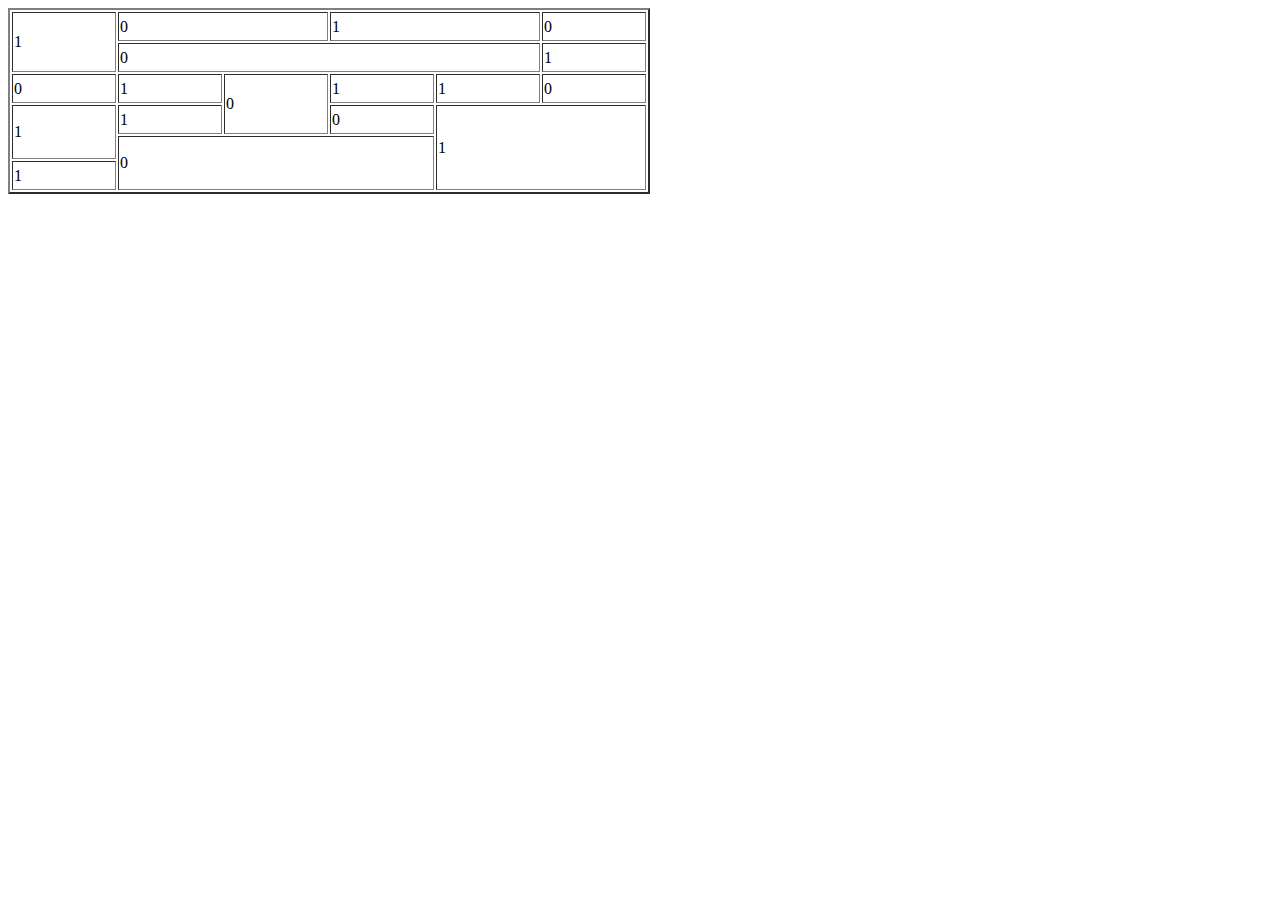
<file: lab2.html>
<!DOCTYPE html>


<head>
    <meta charset="UTF-8">
    <meta name="viewport" content="width=device-width, initial-scale=1.0">
    <title>lab2</title>
</head>
<body>


</head>
    <body>
		<table border =  "2">
			<tr>
				<td rowspan="2" width = "100" height="50">1</td>
				<td colspan="2" width = "200" height="25">0</td>
				<td colspan="2" width = "200" height="25">1</td>
				<td width = "100" height="25">0</td>
			</tr>
			<tr>
				<td colspan="4">0</td>
				<td width = "50" height="25">1</td>
			</tr>
			<tr>
				<td width = "100" height="25">0</td>
				<td width = "100" height="25">1</td>
				<td rowspan="2" width = "100" height="50">0</td>
				<td width = "100" height="25">1</td>
				<td width = "100" height="25">1</td>
				<td width = "100" height="25">0</td>
			</tr>
			<tr>
				<td rowspan="2" width = "100" height="50">1</td>
				<td width = "100" height="25">1</td>
				<td width = "100" height="25">0</td>
				<td colspan="2" rowspan="3">1</td>
			</tr>
			<tr>
				<td colspan="3" rowspan="2">0</td>
			</tr>
			<tr>
				<td width = "100" height="25">1</td>
			</tr>
		</table>
</body>
</html>
</file>
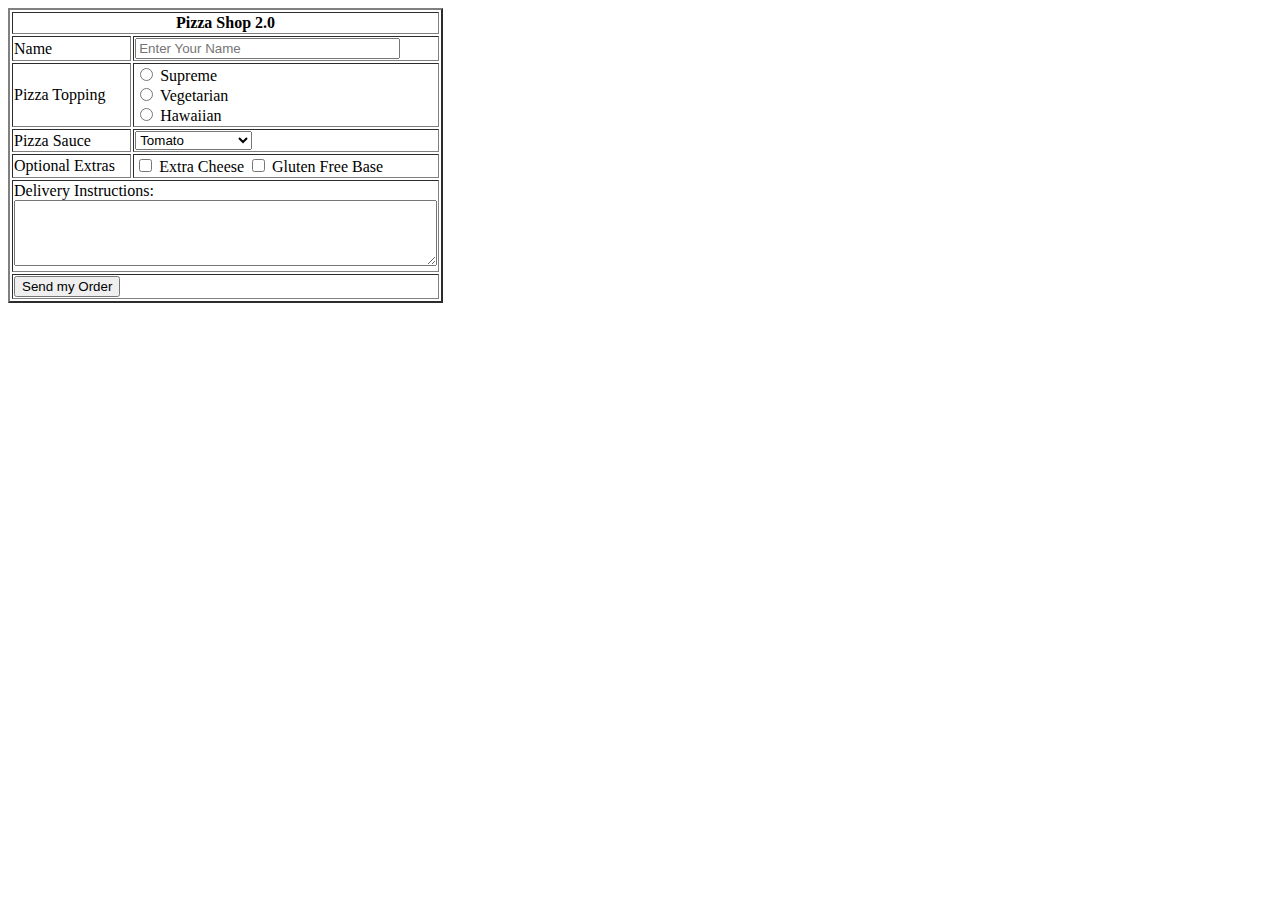
<file: lab3.html>
<!DOCTYPE html>
<html lang="en">

<head>
    <meta charset="UTF-8">
    <meta http-equiv="X-UA-Compatible" content="IE=edge">
    <meta name="viewport" content="width=device-width, initial-scale=1.0">
    <title>lab3</title>
</head>

<body>
    <table border="2">
        <thead>
            <tr>
                <th colspan="2" align="center">
                    <b>Pizza Shop 2.0</b>
                </th>
            </tr>
        </thead>
        <tbody>
            <tr>
                <td>
                    Name
                </td>
                <td>
                    <input placeholder="Enter Your Name" required size="30">
                </td>
            </tr>
            <tr>
                <td>
                    Pizza Topping
                </td>
                <td>
                    <input id="choice_1" name="radio" type="radio" value="1" />
                    <label for="choice_1">Supreme</label><br>
                    <input id="choice_2" name="radio" type="radio" value="2" />
                    <label for="choice_2">Vegetarian</label><br>
                    <input id="choice_3" name="radio" type="radio" value="3" />
                    <label for="choice_3">Hawaiian</label>
                </td>
            </tr>
             <tr>
                <td>
                    Pizza Sauce
                </td>
                <td>
                    <select name="sauce">
                        <option value="1">Tomato</option>
                        <option value="2">Pesto</option>
                        <option value="3">Hummus</option>
                        <option value="4">Marinara Sauce</option>
                    </select>
                </td>
            </tr>
            <tr>
                <td>
                    Optional Extras
                </td>
                <td>
                    <input type="checkbox" id="cheese" name="cheese">
                    <label for="cheese">Extra Cheese</label>
                    <input type="checkbox" id="gluten" name="gluten">
                    <label for="gluten">Gluten Free Base</label>
                </td>
            </tr>
            <tr>
                <td colspan="2">
                    Delivery Instructions: <br>
    
                    <textarea  required rows="4" cols="50" value=""></textarea>
                </td>
            </tr>
            <tr>
                <td colspan="2" align="left">
                    <input type="button" value="Send my Order">
                </td>
            </tr>
        </tbody>
    </table>
</body>


</html>
</file>
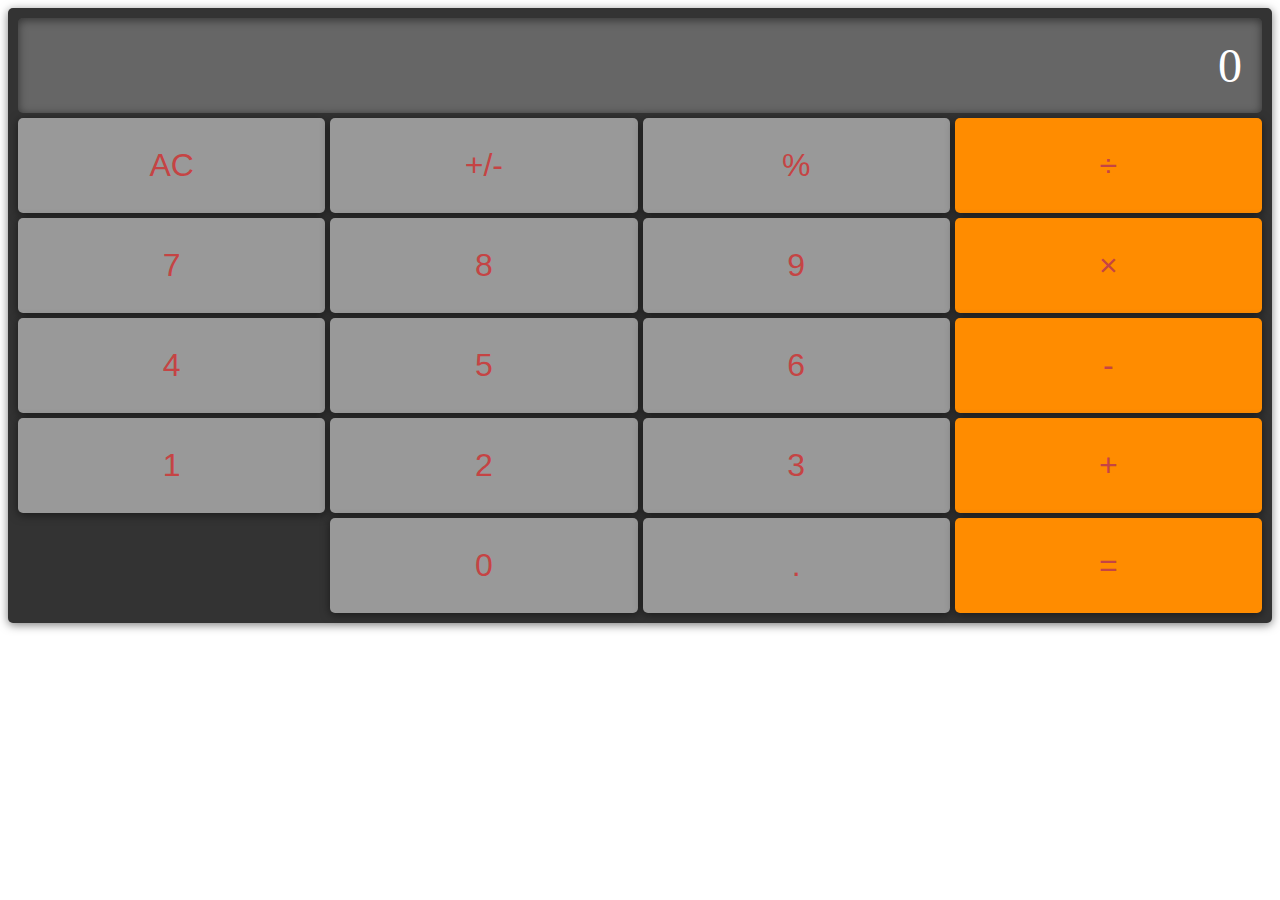
<file: lab4.html>
<!DOCTYPE html>
<html>
<head>
	<title>My Calculator</title>
	<style>
		.calculator {
			display: grid;
			grid-template-columns: repeat(4, 1fr);
			grid-template-rows: repeat(6, 1fr);
			gap: 5px;
			padding: 10px;
			background-color: #333;
			color: #fff;
			border-radius: 5px;
			box-shadow: 0 2px 10px rgba(0, 0, 0, 0.5);
			font-size: 32px;
			text-align: center;
		}
		
		.display {
			grid-column: 1 / span 4;
			background-color: #666;
			color: #fff;
			font-size: 48px;
			padding: 20px;
			border-radius: 5px;
			box-shadow: inset 0 2px 10px rgba(0, 0, 0, 0.5);
			text-align: right;
			overflow: hidden;
			text-overflow: ellipsis;
			white-space: nowrap;
		}
		
		.button {
			background-color: #555;
			color: #c54444;
			border: none;
			border-radius: 5px;
			padding: 20px;
			box-shadow: 0 2px 10px rgba(0, 0, 0, 0.5);
			font-size: 32px;
			cursor: pointer;
			transition: all 0.2s ease-in-out;
		}
		
		.button:hover {
			transform: translateY(-5px);
			box-shadow: 0 5px 20px rgba(0, 0, 0, 0.5);
		}
		
		.gray {
			background-color: #999;
		}
		
		.orange {
			background-color: #ff8c00;
		}
		
		.wide {
			grid-column-end: 3;
		}
	</style>
</head>
<body>
	<div class="calculator">
	  <div class="display">0</div>
	  <button class="button gray">AC</button>
	  <button class="button gray">+/-</button>
	  <button class="button gray">%</button>
	  <button class="button orange">÷</button>
	  <button class="button gray">7</button>
	  <button class="button gray">8</button>
	  <button class="button gray">9</button>
	  <button class="button orange">×</button>
	  <button class="button gray">4</button>
	  <button class="button gray">5</button>
	  <button class="button gray">6</button>
	  <button class="button orange">-</button>
	  <button class="button gray">1</button>
	  <button class="button gray">2</button>
	  <button class="button gray">3</button>
	  <button class="button orange">+</button>
	  <button class="button gray wide">0</button>
	  <button class="button gray">.</button>
	  <button class="button orange">=</button>
	</div>
</body>
</html>
</file>
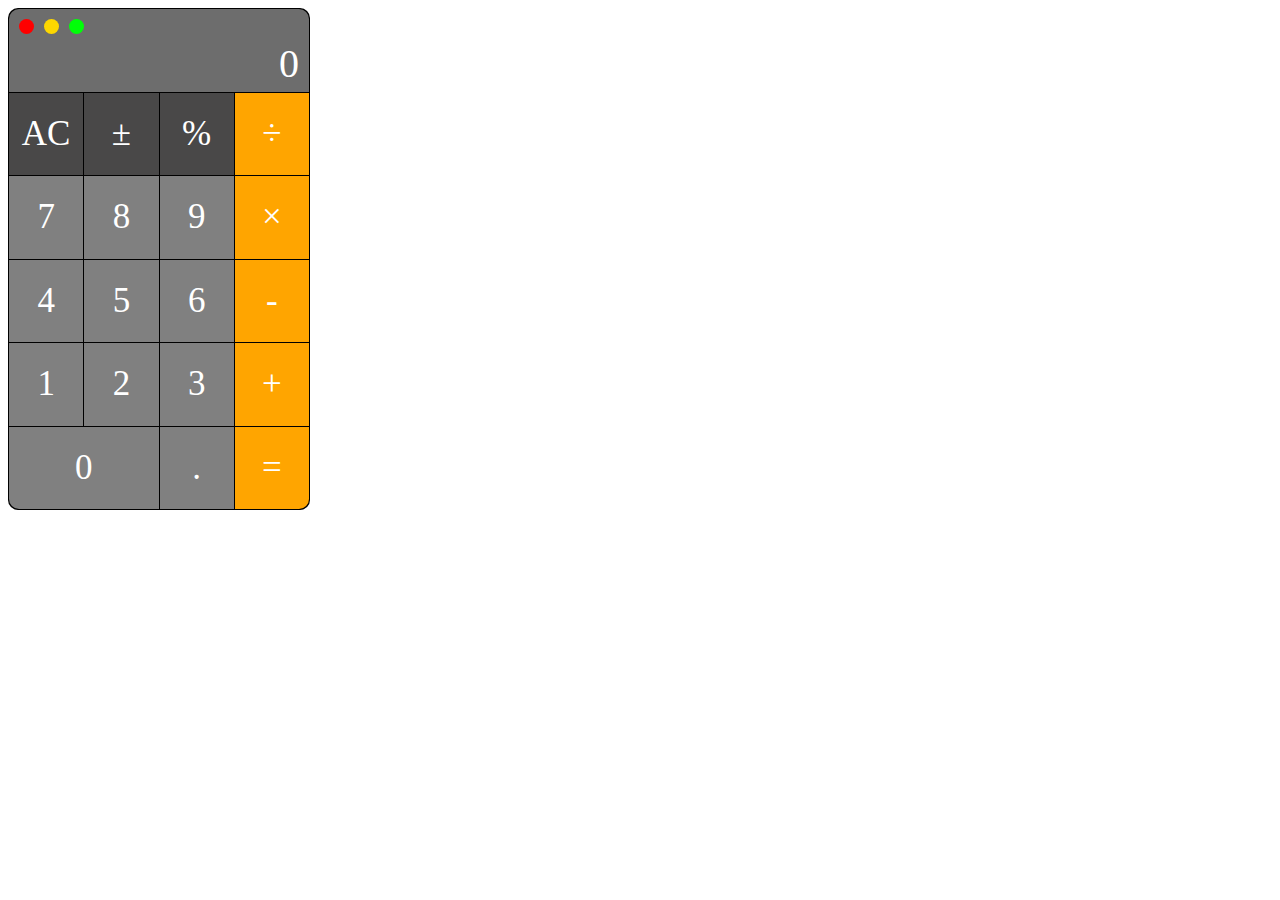
<file: laba4/laba4.html>
<!DOCTYPE html>
<html>
  <head>
    <link rel="stylesheet" href="laba4.css">
  </head>
  <body>
		<div class="buttons">
			<div class="button1 darkgrey1 big1 r2">
				<div class="circle"></div>
				<div class="circle1"></div>
				<div class="circle2"></div>
				0
			  </div>
			<div class="button darkgrey">AC</div>
			<div class="button darkgrey">±</div>
			<div class="button darkgrey">%</div>
			<div class="button orange">÷</div>
			<div class="button grey">7</div>
			<div class="button grey">8</div>
			<div class="button grey">9</div>
			<div class="button orange">×</div>
			<div class="button grey">4</div>
			<div class="button grey">5</div>
			<div class="button grey">6</div>
			<div class="button orange">-</div>
			<div class="button grey">1</div>
			<div class="button grey">2</div>
			<div class="button grey">3</div>
			<div class="button orange">+</div>
			<div class="button grey big r1">0</div>
			<div class="button grey">.</div>
			<div class="button orange r">=</div>
		</div>
  </body>
</html>
</file>
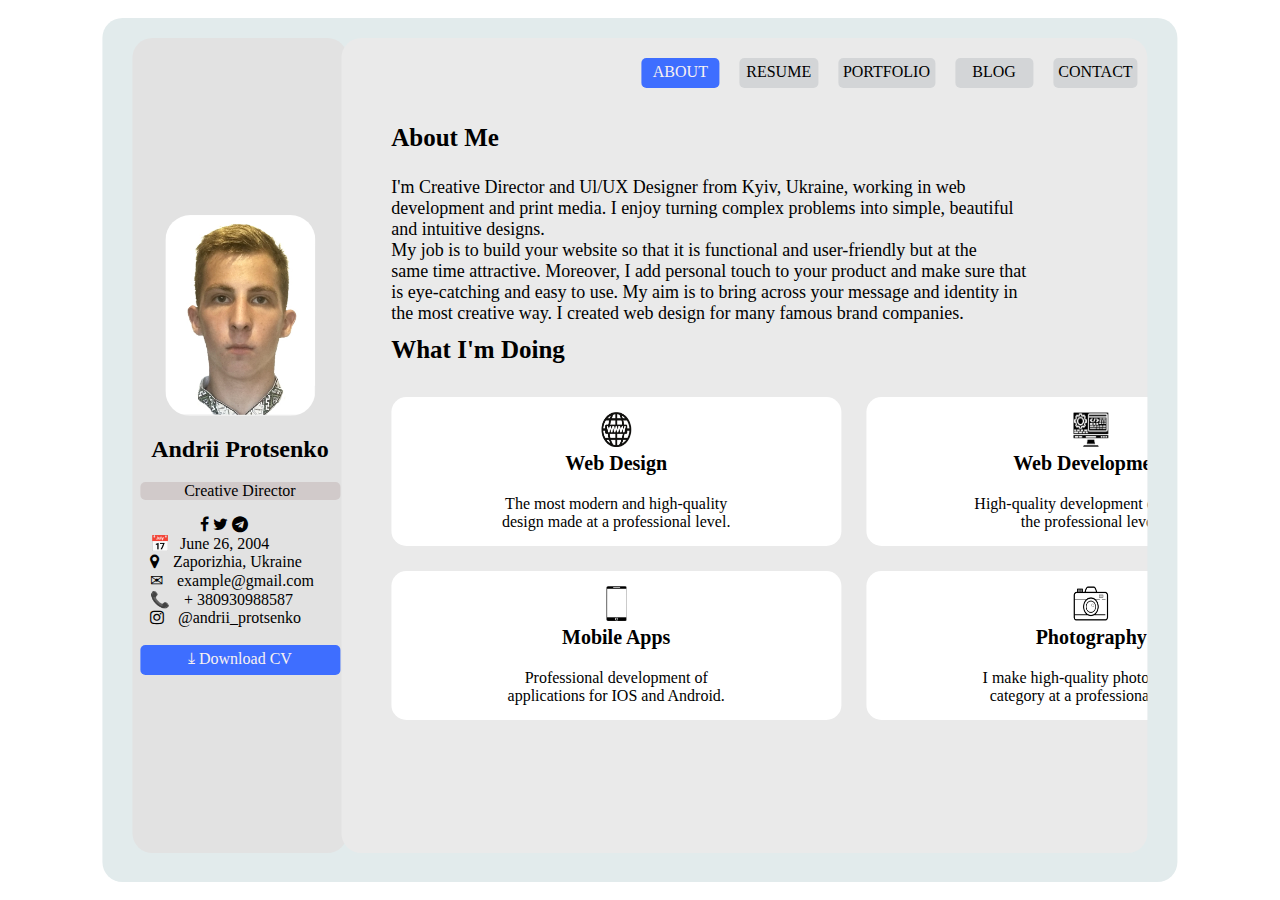
<file: laba5/lab5.html>
<html>
<head>
    <title>Lab5</title>
    <link rel="stylesheet" href="lab5.css">
    <link rel="stylesheet" href="https://maxcdn.bootstrapcdn.com/font-awesome/4.7.0/css/font-awesome.min.css">
</head>
<body>
  <div class="red-rectangle">
    <div class="split left">
        <div class="centered">
          <img src="photo.jpg" alt="avatar">
           <h2 style="font-size: 24px; width: 200px;">Andrii Protsenko</h2>
          <p style="background-color: #d1caca; width: 120px; border-radius: 5px; padding-left: 40px; padding-right: 40px;">Creative Director</p>
      <div class="centered2"> 
        <span class="fa fa-facebook" style="margin-left: 50px"></span>
        <span class="fa fa-twitter"></span> 
        <span class="fa fa-telegram"></span> <br>
        <span style="margin-right: 10px">&#128197;</span>June 26, 2004<br>
        <i class="fa fa-map-marker" style="margin-right: 10px"></i>  Zaporizhia, Ukraine<br>
        <span style="margin-right: 10px">&#9993;</span>  example@gmail.com<br>
        <span style="margin-right: 10px">&#128222;</span>  + 380930988587<br>
        <i class="fa fa-instagram" style="margin-right: 10px"></i>  @andrii_protsenko<br><br>
      </div>
        <div class="button" style="color: rgb(248, 241, 241);">&#10515; Download CV</div>
        </div>
      </div>
      <div class="split right">
        <div class="buttons">
          <div class="button"style="color: rgb(248, 241, 241);">ABOUT</div>
          <div class="button2">RESUME</div>
          <div class="button2">PORTFOLIO</div>
          <div class="button2">BLOG</div>
          <div class="button2">CONTACT</div>
        </div>
        <br><br>
        <h3 style="font-size: 25px; padding-left: 50px; margin-top: 0;">About Me</h3>
        <div class="description">
        I'm Creative Director and Ul/UX Designer from Kyiv, Ukraine, working in web<br>
        development and print media. I enjoy turning complex problems into simple, beautiful<br>
        and intuitive designs.<br>
        My job is to build your website so that it is functional and user-friendly but at the<br>
        same time attractive. Moreover, I add personal touch to your product and make sure that<br>
        is eye-catching and easy to use. My aim is to bring across your message and identity in<br>
        the most creative way. I created web design for many famous brand companies.<br>
        </div>
        <h4 style="font-size: 25px; padding-left: 50px; margin-top: 12;">What I'm Doing</h4>
        <div class="space">
          <div class="spaces">
            <img src="photo3.jpg"  style="width: 30px; height: 35px; margin-top: 15px;">
            <p style="font-size: 20px; margin-top: 5;"><b>Web Design</b></p>
            <p style="margin-bottom: 15px;"> The most modern and high-quality<br>design made at a professional level.</p>
          </div>
          <div class="spaces">
            <img src="photo4.jpg"  style="width: 35px; height: 35px; margin-top: 15px;">
            <p style="font-size: 20px; margin-top: 5;"><b>Web Development</b></p>
            <p style="margin-bottom: 15px;"> High-quality development of sites at<br>the professional level.</p>
          </div>
          <div class="spaces">
            <img src="photo2.jpg"  style="width: 20px; height: 35px; margin-top: 15px;">
            <p style="font-size: 20px; margin-top: 5;"><b>Mobile Apps</b></p>
            <p style="margin-bottom: 15px;">Professional development of<br>applications for IOS and Android.</p>
          </div>
          <div class="spaces">
            <img src="photo1.jpg"  style="width: 35px; height: 35px; margin-top: 15px;">
            <p style="font-size: 20px; margin-top: 5;"><b>Photography</b></p>
            <p style="margin-bottom: 15px;">I make high-quality photos of any<br>category at a professional level.</p>
          </div>
        </div>
      </div>
    </div>
  </div>
</body>
</html>
</file>
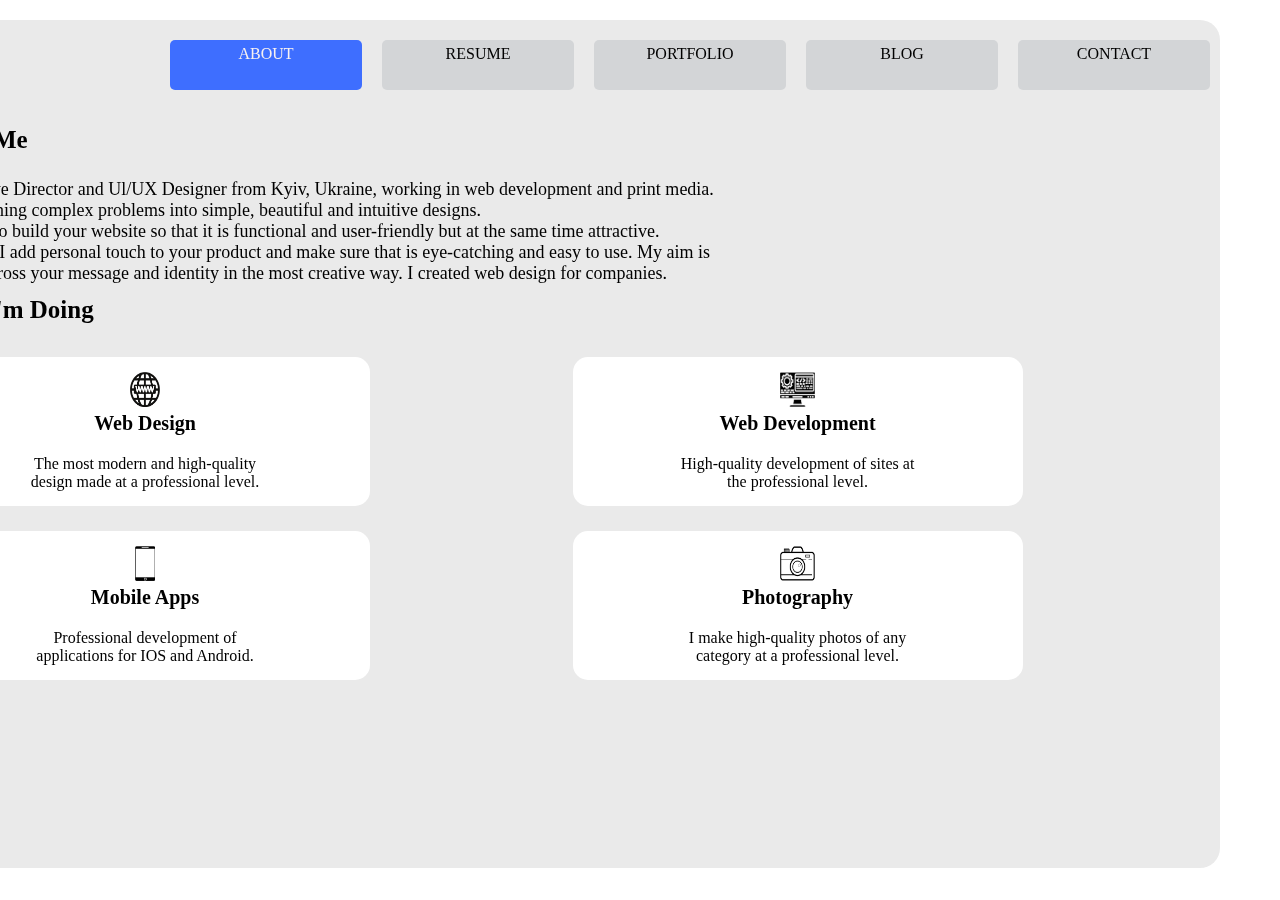
<file: laba6/lab6.html>
<html>
<head>
    <title>Lab6</title>
    <link rel="stylesheet" href="lab6.css">
    <link rel="stylesheet" href="https://maxcdn.bootstrapcdn.com/font-awesome/4.7.0/css/font-awesome.min.css">
    <link href="https://cdn.jsdelivr.net/npm/bootstrap@5.3.0-alpha3/dist/css/bootstrap.min.css" rel="stylesheet" integrity="sha384-KK94CHFLLe+nY2dmCWGMq91rCGa5gtU4mk92HdvYe+M/SXH301p5ILy+dN9+nJOZ" crossorigin="anonymous">
    <script src="https://cdn.jsdelivr.net/npm/bootstrap@5.3.0-alpha3/dist/js/bootstrap.bundle.min.js" integrity="sha384-ENjdO4Dr2bkBIFxQpeoTz1HIcje39Wm4jDKdf19U8gI4ddQ3GYNS7NTKfAdVQSZe" crossorigin="anonymous"></script>
</head>
<body>
  <div claa="container">
    <div class="col-3 left">
        <div class="centered">
          <img src="photo.jpg" alt="avatar">
           <h2 style="font-size: 24px; width: 200px;">Andrii Protsenko</h2>
          <p style="background-color: #d1caca; border-radius: 5px;">Creative Director</p>
      <div class="centered2"> 
        <span class="fa fa-facebook" style="margin-left: 50px"></span>
        <span class="fa fa-twitter"></span> 
        <span class="fa fa-telegram"></span> <br>
        <span style="margin-right: 10px">&#128197;</span>June 26, 2004<br>
        <i class="fa fa-map-marker" style="margin-right: 10px"></i>  Zaporizhia, Ukraine<br>
        <span style="margin-right: 10px">&#9993;</span>  example@gmail.com<br>
        <span style="margin-right: 10px">&#128222;</span>  + 380930988587<br>
        <i class="fa fa-instagram" style="margin-right: 10px"></i>  @andrii_protsenko<br><br>
      </div>
        <div class="button" style="color: rgb(248, 241, 241);">&#10515; Download CV</div>
        </div>
      </div>
      <div class="col-8 right">
        <div class="buttons">
          <div class="button"style="color: rgb(248, 241, 241);">ABOUT</div>
          <div class="button2">RESUME</div>
          <div class="button2">PORTFOLIO</div>
          <div class="button2">BLOG</div>
          <div class="button2">CONTACT</div>
        </div>
        <br><br>
        <h3 style="font-size: 25px; padding-left: 50px; margin-top: 0;">About Me</h3>
        <div class="description">
        I'm Creative Director and Ul/UX Designer from Kyiv, Ukraine, working in web development and print media.<br>
        I enjoy turning complex problems into simple, beautiful and intuitive designs.<br>
        My job is to build your website so that it is functional and user-friendly but at the same time attractive.<br>
        Moreover, I add personal touch to your product and make sure that is eye-catching and easy to use. My aim is<br>
        to bring across your message and identity in the most creative way. I created web design for companies.<br>
        </div>
        <h4 style="font-size: 25px; padding-left: 50px; margin-top: 12;">What I'm Doing</h4>
        <div class="space">
          <div class="spaces">
            <img src="photo3.jpg"  style="width: 30px; height: 35px; margin-top: 15px;">
            <p style="font-size: 20px; margin-top: 5;"><b>Web Design</b></p>
            <p style="margin-bottom: 15px;"> The most modern and high-quality<br>design made at a professional level.</p>
          </div>
          <div class="spaces">
            <img src="photo4.jpg"  style="width: 35px; height: 35px; margin-top: 15px;">
            <p style="font-size: 20px; margin-top: 5;"><b>Web Development</b></p>
            <p style="margin-bottom: 15px;"> High-quality development of sites at<br>the professional level.</p>
          </div>
          <div class="spaces">
            <img src="photo2.jpg"  style="width: 20px; height: 35px; margin-top: 15px;">
            <p style="font-size: 20px; margin-top: 5;"><b>Mobile Apps</b></p>
            <p style="margin-bottom: 15px;">Professional development of<br>applications for IOS and Android.</p>
          </div>
          <div class="spaces">
            <img src="photo1.jpg"  style="width: 35px; height: 35px; margin-top: 15px;">
            <p style="font-size: 20px; margin-top: 5;"><b>Photography</b></p>
            <p style="margin-bottom: 15px;">I make high-quality photos of any<br>category at a professional level.</p>
          </div>
        </div>
      </div>
    </div>
  </div>
</body>
</html>
</file>
<file: laba4/laba4.css>
.buttons {
	width: 300px;
	height: 500px;
	display: grid;
	grid-template-columns: repeat(4, 1fr);
	grid-template-rows: repeat(6, 1fr);
	grid-gap: 1px;
	background-color: #000000;
	padding: 1px;
	border-bottom-left-radius: 10px;
	border-bottom-right-radius: 10px;
	border-top-right-radius: 10px;
	border-top-left-radius: 10px;
}
.button {
	display: grid;
	justify-content: center;
	align-items: center;
	font-size: 35px;
	cursor: pointer;
	color: #fff;
}
.button1 {
	display: flex;
	justify-content: flex-end;
	align-items: flex-end;
	font-size: 40px;
	cursor: pointer;
	color: #fff;
	padding-right: 10px;
	padding-bottom: 5px;
	position: relative;
}
.circle {
	width: 15px;
	height: 15px;
	border-radius: 50%;
	background-color: red;
	display: inline-block;
	position: absolute;
	top: 0;
	left: 0;
	margin: 10px; 
  }
  .circle1 {
	width: 15px;
	height: 15px;
	border-radius: 50%;
	background-color: rgb(253, 215, 0);
	display: inline-block;
	position: absolute;
	top: 0;
	left: 0;
	margin-top: 10px; 
    margin-left: 35px;
  }
  .circle2 {
	width: 15px;
	height: 15px;
	border-radius: 50%;
	background-color: rgb(0, 255, 8);
	display: inline-block;
	position: absolute;
	top: 0;
	left: 0;
	margin-top: 10px; 
    margin-left: 60px;
  }
.grey {
	background-color: #808080;
  
}
.darkgrey {
	background-color: #494848;
  
}
.darkgrey1 {
	background-color: #6d6d6d;
  
}
.orange {
	background-color: orange;
}
.big {
	grid-column: 1 / span 2;
}
.big1 {
	grid-column: 1 / span 4;
}
.r {
	border-bottom-right-radius: 10px;
}
.r1 {
	border-bottom-left-radius: 10px;
}
.r2 {
	border-top-right-radius: 10px;
	border-top-left-radius: 10px;
	
}
</file>
<file: laba5/lab5.css>
.red-rectangle {
  position: absolute;
  top: 50%;
  left: 50%;
  transform: translate(-50%, -50%);
  width: 84%;
  height: 96%;
  background-color: #e2ebec;
  border-radius: 20px;
}
.split {
  height: 92%;
  position: fixed;
  z-index: 1;
  top: 20px;
  overflow-x: hidden;
  padding-top: 20px;
  border-radius: 20px;
}

.left {
  left: 30;
  width: 20%;
  background-color: #e2e2e2;
  border-radius: 20px;
}

.right {
  right: 30;
  width: 75%; /* Змінено на 75% */
  background-color: #eaeaea;
  border-radius: 20px;
}

.centered {
  position: absolute;
  top: 50%;
  left: 50%;
  transform: translate(-50%, -50%);
  text-align: center;
}
.centered2 {
  position:relative;
  left: 10px; /* Встановіть бажане значення відступу зліва */
  text-align: left;
}
.centered img {
  width: 150px;
  border-radius: 25px;
}

.button {
  background-color: #3e6eff;
  text-align: center;
  padding: 5px;
  border-radius: 5px;
  height: 20px;
}
.button2 {
  background-color: #d3d5d7;
  text-align: center;
  padding: 5px;
  border-radius: 5px;
  height: 20px;
}

.buttons {
  right: 0;
  display: grid;
  grid-template-columns: repeat(5, 1fr);
  grid-gap: 20px;
  padding-left: 300px; /* Додайте цей рядок коду для відстані від лівого краю */
  padding-right: 10px;
}

.description {
  padding-left: 50px;
  font-size: 18px;
  width: 1300px;
}

.space {
  display: grid;
  grid-template-columns: repeat(2, 1fr);
  grid-gap: 25px;
  left: 100px;
  right: 10px;
  padding-left: 50px; 
  padding-right: 20px;
}

.spaces {
  background-color: #ffffff;
  border-radius: 15px;
  text-align: center;
  min-height: 125px;
  width: 450px;
}
</file>
<file: laba6/lab6.css>
.red-rectangle {
  position: absolute;
  top: 50%;
  left: 50%;
  transform: translate(-50%, -50%);
  width: 84%;
  height: 96%;
  background-color: #e2ebec;
  border-radius: 20px;
}


.left {
  left: 60;
  background-color: #e2e2e2;
  border-radius: 20px;
  height: 92%;
  position: fixed;
  z-index: 1;
  top: 20px;
  overflow-x: hidden;
  padding-top: 20px;
}

.right {
  right: 60;
  background-color: #eaeaea;
  border-radius: 20px;
  height: 92%;
  position: fixed;
  z-index: 1;
  top: 20px;
  overflow-x: hidden;
  padding-top: 20px;
}

.centered {
  position: absolute;
  top: 50%;
  left: 50%;
  transform: translate(-50%, -50%);
  text-align: center;
}
.centered2 {
  position:relative;
  left: 10px; /* Встановіть бажане значення відступу зліва */
  text-align: left;
}
.centered img {
  width: 150px;
  border-radius: 25px;
}

.button {
  background-color: #3e6eff;
  text-align: center;
  padding: 5px;
  border-radius: 5px;
  height: 40px;
}
.button2 {
  background-color: #d3d5d7;
  text-align: center;
  padding: 5px;
  border-radius: 5px;
  height: 40px;
}

.buttons {
  right: 0;
  display: grid;
  grid-template-columns: repeat(5, 1fr);
  grid-gap: 20px;
  padding-left: 300px;
  padding-right: 10px;
}

.description {
  padding-left: 50px;
  font-size: 18px;
  width: 1300px;
}

.space {
  display: grid;
  grid-template-columns: repeat(2, 1fr);
  grid-gap: 25px;
  left: 100px;
  right: 10px;
  padding-left: 50px; 
  padding-right: 20px;
}

.spaces {
  background-color: #ffffff;
  border-radius: 15px;
  text-align: center;
  min-height: 125px;
  width: 450px;
}
</file>
